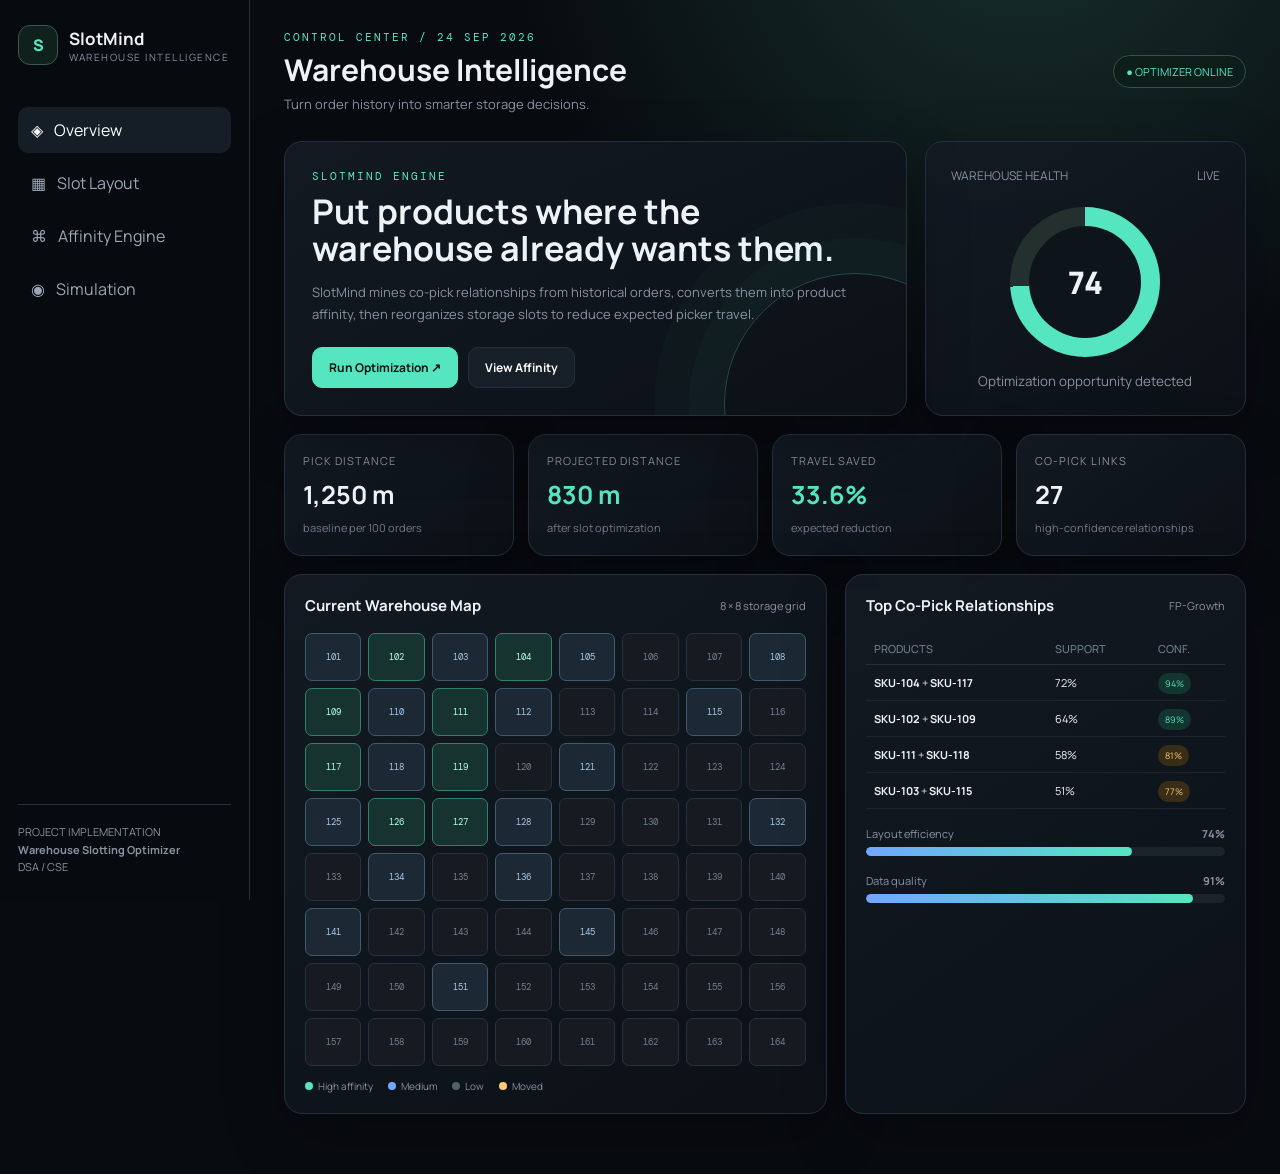
<file: index.html>
<!DOCTYPE html>
<html lang="en">
<head>
<meta charset="UTF-8">
<meta name="viewport" content="width=device-width, initial-scale=1.0">
<title>SlotMind — Warehouse Slotting Optimizer</title>
<style>
@import url('https://fonts.googleapis.com/css2?family=DM+Mono:wght@400;500&family=Manrope:wght@400;500;600;700;800&display=swap');
:root{
  --bg:#080b10; --panel:#10151d; --panel2:#141b24; --line:#26303d;
  --text:#eef3f8; --muted:#8793a3; --cyan:#55e6c1; --blue:#70a7ff;
  --amber:#ffcb70; --red:#ff7272; --shadow:0 20px 60px rgba(0,0,0,.28);
}
*{box-sizing:border-box} body{margin:0;background:radial-gradient(circle at 80% -10%,#17302c 0,transparent 32%),var(--bg);color:var(--text);font-family:Manrope,Arial,sans-serif}
button,input,select{font:inherit}.app{display:flex;min-height:100vh}
.sidebar{width:250px;border-right:1px solid var(--line);padding:25px 18px;position:fixed;height:100vh;background:rgba(8,11,16,.92);backdrop-filter:blur(18px);z-index:5}
.brand{display:flex;gap:11px;align-items:center;margin-bottom:42px}.logo{width:40px;height:40px;border:1px solid #36584f;border-radius:12px;display:grid;place-items:center;background:#10211d;font-weight:800;color:var(--cyan)}
.brand b{font-size:17px}.brand small{display:block;color:var(--muted);font-size:10px;letter-spacing:1.5px}
.nav{display:grid;gap:7px}.nav button{border:0;background:transparent;color:#9ba7b7;text-align:left;padding:12px 13px;border-radius:10px;cursor:pointer;display:flex;gap:11px;align-items:center}.nav button.active,.nav button:hover{background:#151e27;color:#fff}.nav i{font-style:normal;width:20px}
.side-bottom{position:absolute;bottom:24px;left:18px;right:18px;border-top:1px solid var(--line);padding-top:18px;color:var(--muted);font-size:11px;line-height:1.6}
main{margin-left:250px;width:calc(100% - 250px);padding:30px 34px 60px}
.top{display:flex;justify-content:space-between;align-items:center;margin-bottom:28px}.eyebrow{font-family:"DM Mono";font-size:11px;color:var(--cyan);letter-spacing:2px}.top h1{font-size:30px;margin:5px 0}.top p{margin:0;color:var(--muted);font-size:13px}.status{border:1px solid #315448;background:#0d1d19;color:var(--cyan);padding:8px 12px;border-radius:30px;font-size:11px}
.hero{display:grid;grid-template-columns:1.55fr .8fr;gap:18px;margin-bottom:18px}
.card{background:linear-gradient(145deg,rgba(19,26,35,.94),rgba(12,17,23,.94));border:1px solid var(--line);border-radius:18px;box-shadow:var(--shadow)}
.hero-card{padding:27px;min-height:260px;position:relative;overflow:hidden}.hero-card:after{content:"";position:absolute;width:260px;height:260px;border-radius:50%;right:-80px;bottom:-120px;border:1px solid #254a43;box-shadow:0 0 0 35px rgba(85,230,193,.025),0 0 0 70px rgba(85,230,193,.018)}
.hero-card h2{font-size:34px;line-height:1.1;margin:10px 0 13px;max-width:600px}.hero-card p{color:var(--muted);max-width:620px;line-height:1.7;font-size:13px}.actions{display:flex;gap:10px;margin-top:22px}.btn{border:1px solid var(--line);background:#171f28;color:#fff;border-radius:10px;padding:11px 16px;cursor:pointer;font-weight:700;font-size:12px}.btn.primary{background:var(--cyan);color:#06110e;border-color:var(--cyan)}.btn:hover{transform:translateY(-1px)}
.score{padding:25px;display:flex;flex-direction:column;justify-content:space-between}.score-head{display:flex;justify-content:space-between;color:var(--muted);font-size:12px}.ring{width:150px;height:150px;border-radius:50%;margin:8px auto 0;background:conic-gradient(var(--cyan) 0 74%,#24302d 74% 100%);display:grid;place-items:center}.ring:before{content:"";width:112px;height:112px;border-radius:50%;background:#0e141b;position:absolute}.ring span{position:relative;font-size:31px;font-weight:800}.score small{color:var(--muted);text-align:center}
.metrics{display:grid;grid-template-columns:repeat(4,1fr);gap:14px;margin-bottom:18px}.metric{padding:18px}.metric .label{font-size:11px;color:var(--muted);text-transform:uppercase;letter-spacing:1px}.metric strong{font-size:25px;display:block;margin:9px 0 3px}.good{color:var(--cyan)}.warn{color:var(--amber)}.metric small{color:#6f7b89;font-size:11px}
.grid{display:grid;grid-template-columns:1.15fr .85fr;gap:18px}.panel{padding:20px}.panel-head{display:flex;justify-content:space-between;align-items:center;margin-bottom:17px}.panel-head h3{margin:0;font-size:15px}.panel-head span{font-size:11px;color:var(--muted)}
.warehouse{display:grid;grid-template-columns:repeat(8,1fr);gap:7px}.slot{height:48px;border:1px solid #27323f;border-radius:7px;background:#111821;display:flex;align-items:center;justify-content:center;font-family:"DM Mono";font-size:9px;color:#718092;cursor:pointer;transition:.2s}.slot:hover{border-color:var(--cyan);transform:scale(1.03)}.slot.hot{background:#17332f;border-color:#2f806e;color:#b7fff0}.slot.mid{background:#1c2934;border-color:#405a70;color:#a9c8e8}.slot.cold{background:#171b21}.slot.changed{box-shadow:0 0 0 2px var(--amber) inset}.legend{display:flex;gap:15px;margin-top:13px;color:var(--muted);font-size:10px}.dot{width:8px;height:8px;border-radius:50%;display:inline-block;margin-right:5px}.table{width:100%;border-collapse:collapse;font-size:11px}.table th{color:#6f7c8c;text-align:left;font-weight:500;padding:8px;border-bottom:1px solid var(--line)}.table td{padding:10px 8px;border-bottom:1px solid #1d2630}.pill{padding:4px 7px;border-radius:20px;font-size:9px}.pill.green{background:#12352e;color:var(--cyan)}.pill.amber{background:#392d18;color:var(--amber)}
.bar-wrap{margin:17px 0}.bar-title{display:flex;justify-content:space-between;font-size:11px;color:var(--muted);margin-bottom:6px}.bar{height:9px;border-radius:10px;background:#1b232c;overflow:hidden}.bar i{display:block;height:100%;border-radius:10px;background:linear-gradient(90deg,var(--blue),var(--cyan))}
.activity{display:grid;gap:12px}.event{display:flex;gap:10px;align-items:flex-start}.event .ico{width:29px;height:29px;border-radius:8px;background:#18212b;display:grid;place-items:center;font-size:12px}.event b{font-size:11px}.event small{display:block;color:var(--muted);margin-top:3px}
.full{margin-top:18px}.simulator{display:grid;grid-template-columns:1fr 1fr 1fr;gap:12px}.sim{background:#0d131a;border:1px solid #202a35;border-radius:12px;padding:15px}.sim label{font-size:10px;color:var(--muted);display:block;margin-bottom:7px}.sim select,.sim input{width:100%;background:#151d26;border:1px solid #2a3542;color:#fff;border-radius:8px;padding:9px;font-size:11px}.result{margin-top:15px;padding:15px;border-radius:12px;background:#10231f;border:1px solid #255347;display:none}.result strong{color:var(--cyan)}
.toast{position:fixed;right:24px;bottom:24px;background:#eafcf7;color:#07120f;padding:13px 17px;border-radius:10px;font-size:12px;font-weight:700;transform:translateY(100px);opacity:0;transition:.3s;z-index:20}.toast.show{transform:none;opacity:1}
.page{display:none}.page.active{display:block}
@media(max-width:900px){.sidebar{width:70px}.brand div:not(.logo),.brand small,.nav span,.side-bottom{display:none}.brand{justify-content:center}.nav button{justify-content:center}.sidebar{padding:20px 10px}main{margin-left:70px;width:calc(100% - 70px);padding:20px}.hero,.grid{grid-template-columns:1fr}.metrics{grid-template-columns:1fr 1fr}.simulator{grid-template-columns:1fr}}
</style>
</head>
<body>
<div class="app">
<aside class="sidebar">
  <div class="brand"><div class="logo">S</div><div><b>SlotMind</b><small>WAREHOUSE INTELLIGENCE</small></div></div>
  <div class="nav">
    <button class="active" onclick="showPage('overview',this)">◈ <span>Overview</span></button>
    <button onclick="showPage('layout',this)">▦ <span>Slot Layout</span></button>
    <button onclick="showPage('affinity',this)">⌘ <span>Affinity Engine</span></button>
    <button onclick="showPage('simulation',this)">◉ <span>Simulation</span></button>
  </div>
  <div class="side-bottom">PROJECT IMPLEMENTATION<br><b>Warehouse Slotting Optimizer</b><br>DSA / CSE</div>
</aside>

<main>
<section id="overview" class="page active">
  <div class="top"><div><div class="eyebrow">CONTROL CENTER / 24 SEP 2026</div><h1>Warehouse Intelligence</h1><p>Turn order history into smarter storage decisions.</p></div><div class="status">● OPTIMIZER ONLINE</div></div>
  <div class="hero">
    <div class="card hero-card">
      <div class="eyebrow">SLOTMIND ENGINE</div>
      <h2>Put products where the warehouse already wants them.</h2>
      <p>SlotMind mines co-pick relationships from historical orders, converts them into product affinity, then reorganizes storage slots to reduce expected picker travel.</p>
      <div class="actions"><button class="btn primary" onclick="optimize()">Run Optimization ↗</button><button class="btn" onclick="showPage('affinity',document.querySelectorAll('.nav button')[2])">View Affinity</button></div>
    </div>
    <div class="card score"><div class="score-head"><span>WAREHOUSE HEALTH</span><span>LIVE</span></div><div class="ring"><span>74</span></div><small>Optimization opportunity detected</small></div>
  </div>
  <div class="metrics">
    <div class="card metric"><div class="label">Pick Distance</div><strong id="distance">1,250 m</strong><small>baseline per 100 orders</small></div>
    <div class="card metric"><div class="label">Projected Distance</div><strong id="projected" class="good">830 m</strong><small>after slot optimization</small></div>
    <div class="card metric"><div class="label">Travel Saved</div><strong id="saved" class="good">33.6%</strong><small>expected reduction</small></div>
    <div class="card metric"><div class="label">Co-Pick Links</div><strong>27</strong><small>high-confidence relationships</small></div>
  </div>
  <div class="grid">
    <div class="card panel"><div class="panel-head"><h3>Current Warehouse Map</h3><span>8 × 8 storage grid</span></div><div class="warehouse" id="warehouse"></div><div class="legend"><span><i class="dot" style="background:#55e6c1"></i>High affinity</span><span><i class="dot" style="background:#70a7ff"></i>Medium</span><span><i class="dot" style="background:#52606e"></i>Low</span><span><i class="dot" style="background:#ffcb70"></i>Moved</span></div></div>
    <div class="card panel"><div class="panel-head"><h3>Top Co-Pick Relationships</h3><span>FP-Growth</span></div><table class="table"><thead><tr><th>PRODUCTS</th><th>SUPPORT</th><th>CONF.</th></tr></thead><tbody>
      <tr><td><b>SKU-104</b> + <b>SKU-117</b></td><td>72%</td><td><span class="pill green">94%</span></td></tr>
      <tr><td><b>SKU-102</b> + <b>SKU-109</b></td><td>64%</td><td><span class="pill green">89%</span></td></tr>
      <tr><td><b>SKU-111</b> + <b>SKU-118</b></td><td>58%</td><td><span class="pill amber">81%</span></td></tr>
      <tr><td><b>SKU-103</b> + <b>SKU-115</b></td><td>51%</td><td><span class="pill amber">77%</span></td></tr>
    </tbody></table>
      <div class="bar-wrap"><div class="bar-title"><span>Layout efficiency</span><b>74%</b></div><div class="bar"><i style="width:74%"></i></div></div>
      <div class="bar-wrap"><div class="bar-title"><span>Data quality</span><b>91%</b></div><div class="bar"><i style="width:91%"></i></div></div>
    </div>
  </div>
</section>

<section id="layout" class="page">
  <div class="top"><div><div class="eyebrow">SPATIAL MODEL</div><h1>Slot Layout</h1><p>Explore product placement and see where optimization changes the warehouse.</p></div></div>
  <div class="card panel"><div class="panel-head"><h3>Interactive Storage Grid</h3><span>Click a slot</span></div><div class="warehouse" id="warehouse2"></div><div id="slotInfo" style="margin-top:15px;color:#8793a3;font-size:12px">Select a slot to inspect its SKU, demand and affinity.</div></div>
</section>

<section id="affinity" class="page">
  <div class="top"><div><div class="eyebrow">RELATIONSHIP ENGINE</div><h1>Affinity Matrix</h1><p>Products frequently picked together should live close together.</p></div></div>
  <div class="card panel">
    <div class="panel-head"><h3>Co-Pick Affinity Heatmap</h3><span>0 = unrelated · 1 = strong relationship</span></div>
    <div id="matrix"></div>
  </div>
  <div class="card panel full"><div class="panel-head"><h3>How the engine works</h3><span>Implementation pipeline</span></div>
    <div class="simulator">
      <div class="sim"><label>01 · DATA COLLECTION</label><b>Orders + SKU data</b><p style="color:#8793a3;font-size:11px">Historical transactions become item baskets.</p></div>
      <div class="sim"><label>02 · CO-PICK MINING</label><b>FP-Growth / Apriori</b><p style="color:#8793a3;font-size:11px">Frequent itemsets reveal product relationships.</p></div>
      <div class="sim"><label>03 · OPTIMIZATION</label><b>Slot assignment</b><p style="color:#8793a3;font-size:11px">High-affinity products are moved toward nearby slots.</p></div>
    </div>
  </div>
</section>

<section id="simulation" class="page">
  <div class="top"><div><div class="eyebrow">WHAT-IF LAB</div><h1>Optimization Simulator</h1><p>Change the warehouse conditions and preview the impact.</p></div></div>
  <div class="card panel">
    <div class="simulator">
      <div class="sim"><label>ORDER VOLUME</label><input id="orders" type="range" min="50" max="500" value="100" oninput="document.getElementById('orderVal').textContent=this.value"><b><span id="orderVal">100</span> orders</b></div>
      <div class="sim"><label>OPTIMIZATION STRENGTH</label><select id="strength"><option value=".18">Conservative</option><option value=".28" selected>Balanced</option><option value=".36">Aggressive</option></select></div>
      <div class="sim"><label>RUN MODEL</label><button class="btn primary" style="width:100%" onclick="simulate()">Calculate Impact</button></div>
    </div>
    <div class="result" id="result"></div>
  </div>
  <div class="card panel full"><div class="panel-head"><h3>Optimization Events</h3><span>Latest run</span></div><div class="activity">
    <div class="event"><div class="ico">↗</div><div><b>SKU-104 moved from A07 → A02</b><small>Reason: strong affinity with SKU-117 · expected travel −38 m</small></div></div>
    <div class="event"><div class="ico">↗</div><div><b>SKU-102 moved from G02 → F03</b><small>Reason: strong affinity with SKU-109 · expected travel −31 m</small></div></div>
    <div class="event"><div class="ico">✓</div><div><b>Optimization completed</b><small>64 candidate slots evaluated · 27 affinity links considered</small></div></div>
  </div></div>
</section>
</main>
</div>
<div class="toast" id="toast">Optimization complete — layout updated.</div>
<script>
const skus=["SKU-101","SKU-102","SKU-103","SKU-104","SKU-105","SKU-106","SKU-107","SKU-108","SKU-109","SKU-110","SKU-111","SKU-112","SKU-113","SKU-114","SKU-115","SKU-116","SKU-117","SKU-118","SKU-119","SKU-120","SKU-121","SKU-122","SKU-123","SKU-124","SKU-125","SKU-126","SKU-127","SKU-128","SKU-129","SKU-130","SKU-131","SKU-132","SKU-133","SKU-134","SKU-135","SKU-136","SKU-137","SKU-138","SKU-139","SKU-140","SKU-141","SKU-142","SKU-143","SKU-144","SKU-145","SKU-146","SKU-147","SKU-148","SKU-149","SKU-150","SKU-151","SKU-152","SKU-153","SKU-154","SKU-155","SKU-156","SKU-157","SKU-158","SKU-159","SKU-160","SKU-161","SKU-162","SKU-163","SKU-164"];
const hot=[1,3,8,10,16,18,25,26], mid=[0,2,4,7,9,11,14,17,20,24,27,31,33,35,40,44,50];
function buildWarehouse(id){
 const el=document.getElementById(id); el.innerHTML="";
 skus.forEach((s,i)=>{let d=document.createElement("div");d.className="slot "+(hot.includes(i)?"hot":mid.includes(i)?"mid":"cold");d.textContent=s.slice(4);d.title=s;d.onclick=()=>{let r=Math.floor(i/8)+1,c=(i%8)+1;document.getElementById("slotInfo").innerHTML=`<b style="color:#fff">${s}</b> · Slot ${String.fromCharCode(64+r)}${String(c).padStart(2,"0")} · Demand ${42+i*3} units · Affinity score ${hot.includes(i)?(0.78+i%4*.04).toFixed(2):(0.31+i%5*.06).toFixed(2)}`};el.appendChild(d)})
}
function matrix(){
 let el=document.getElementById("matrix"), names=["101","102","103","104","105","106","107","108"];
 let vals=[[1,.2,.4,.88,.1,.2,.1,.3],[.2,1,.76,.2,.25,.1,.91,.2],[.4,.76,1,.2,.2,.3,.1,.68],[.88,.2,.2,1,.12,.1,.2,.18],[.1,.25,.2,.12,1,.72,.25,.2],[.2,.1,.3,.1,.72,1,.3,.22],[.1,.91,.1,.2,.25,.3,1,.16],[.3,.2,.68,.18,.2,.22,.16,1]];
 let t='<div style="display:grid;grid-template-columns:50px repeat(8,1fr);gap:5px;max-width:700px">';t+='<div></div>'+names.map(x=>`<div style="font:10px DM Mono;color:#718092;text-align:center;padding:7px">${x}</div>`).join("");
 vals.forEach((row,i)=>{t+=`<div style="font:10px DM Mono;color:#718092;padding:9px">${names[i]}</div>`+row.map(v=>`<div title="${v.toFixed(2)}" style="height:42px;border-radius:6px;display:grid;place-items:center;font-size:10px;background:rgba(85,230,193,${.07+v*.75});border:1px solid rgba(85,230,193,${.1+v*.5});color:#d8fff6">${v.toFixed(2)}</div>`).join("")});el.innerHTML=t+'</div>'
}
function showPage(id,btn){document.querySelectorAll(".page").forEach(x=>x.classList.remove("active"));document.getElementById(id).classList.add("active");document.querySelectorAll(".nav button").forEach(x=>x.classList.remove("active"));btn.classList.add("active")}
function optimize(){document.getElementById("projected").textContent="790 m";document.getElementById("saved").textContent="36.8%";document.querySelectorAll(".slot").forEach((x,i)=>{if([1,8,16,25].includes(i))x.classList.add("changed")});let t=document.getElementById("toast");t.classList.add("show");setTimeout(()=>t.classList.remove("show"),2500)}
function simulate(){let o=+document.getElementById("orders").value,s=+document.getElementById("strength").value,base=Math.round(12.5*o),after=Math.round(base*(1-s)),save=Math.round((1-after/base)*1000)/10;let r=document.getElementById("result");r.style.display="block";r.innerHTML=`For <b>${o} orders</b>, the model estimates <b>${base} m</b> baseline travel and <b>${after} m</b> optimized travel — saving <strong>${save}%</strong> expected picker movement.`}
buildWarehouse("warehouse");buildWarehouse("warehouse2");matrix();
</script>
</body>
</html>
</file>
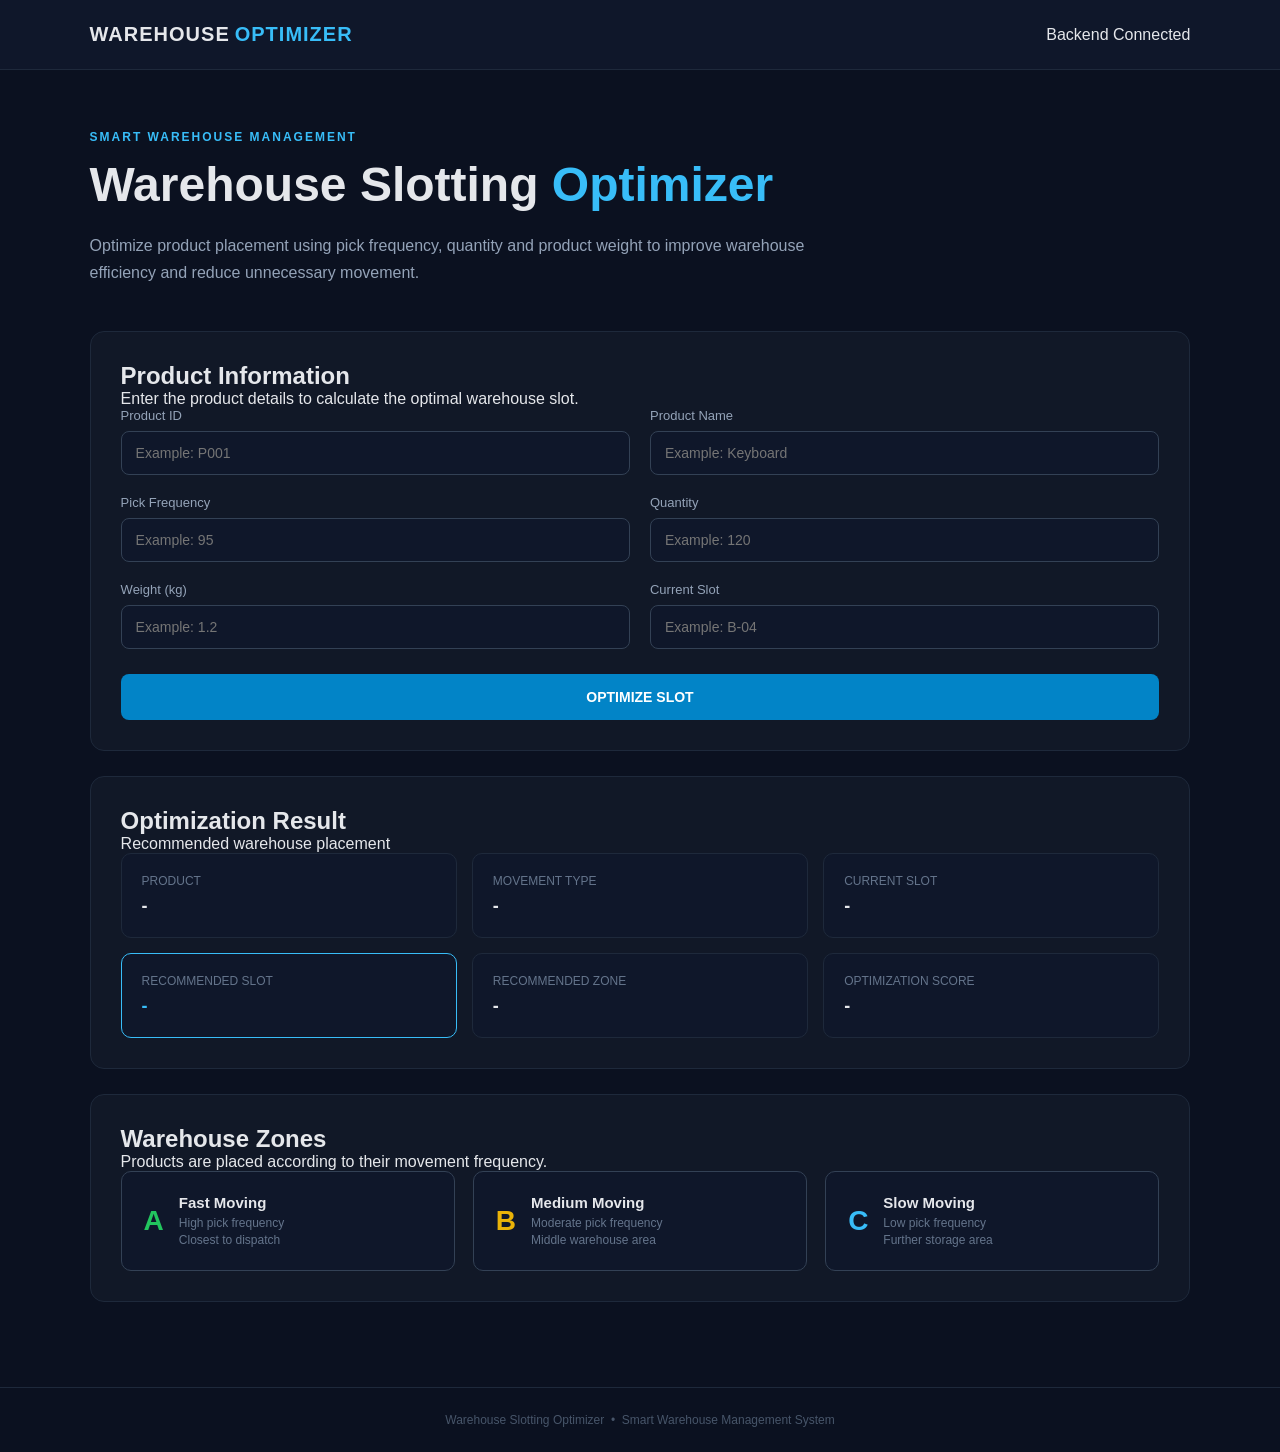
<file: CODE/frontend/index.html>
<!DOCTYPE html>
<html lang="en">
<head>
    <meta charset="UTF-8">

    <meta name="viewport" content="width=device-width, initial-scale=1.0">

    <title>Warehouse Slotting Optimizer</title>

    <link rel="stylesheet" href="style.css">
</head>

<body>

    <!-- ================= HEADER ================= -->

    <header class="header">

        <div class="logo">
            WAREHOUSE<span>OPTIMIZER</span>
        </div>

        <div class="connection-status">
            <span class="status-dot"></span>
            Backend Connected
        </div>

    </header>


    <!-- ================= MAIN ================= -->

    <main class="container">


        <!-- ================= HERO ================= -->

        <section class="hero">

            <p class="tag">
                SMART WAREHOUSE MANAGEMENT
            </p>

            <h1>
                Warehouse Slotting
                <span>Optimizer</span>
            </h1>

            <p class="description">
                Optimize product placement using pick frequency,
                quantity and product weight to improve warehouse
                efficiency and reduce unnecessary movement.
            </p>

        </section>


        <!-- ================= PRODUCT INPUT ================= -->

        <section class="card">

            <div class="section-heading">

                <h2>
                    Product Information
                </h2>

                <p>
                    Enter the product details to calculate the optimal warehouse slot.
                </p>

            </div>


            <div class="form-grid">


                <!-- PRODUCT ID -->

                <div class="input-group">

                    <label for="productId">
                        Product ID
                    </label>

                    <input
                        type="text"
                        id="productId"
                        placeholder="Example: P001"
                    >

                </div>


                <!-- PRODUCT NAME -->

                <div class="input-group">

                    <label for="productName">
                        Product Name
                    </label>

                    <input
                        type="text"
                        id="productName"
                        placeholder="Example: Keyboard"
                    >

                </div>


                <!-- PICK FREQUENCY -->

                <div class="input-group">

                    <label for="pickFrequency">
                        Pick Frequency
                    </label>

                    <input
                        type="number"
                        id="pickFrequency"
                        placeholder="Example: 95"
                        min="0"
                        max="100"
                    >

                </div>


                <!-- QUANTITY -->

                <div class="input-group">

                    <label for="quantity">
                        Quantity
                    </label>

                    <input
                        type="number"
                        id="quantity"
                        placeholder="Example: 120"
                        min="0"
                    >

                </div>


                <!-- WEIGHT -->

                <div class="input-group">

                    <label for="weight">
                        Weight (kg)
                    </label>

                    <input
                        type="number"
                        id="weight"
                        placeholder="Example: 1.2"
                        min="0"
                        step="0.1"
                    >

                </div>


                <!-- CURRENT SLOT -->

                <div class="input-group">

                    <label for="currentSlot">
                        Current Slot
                    </label>

                    <input
                        type="text"
                        id="currentSlot"
                        placeholder="Example: B-04"
                    >

                </div>

            </div>


            <!-- OPTIMIZE BUTTON -->

            <button
                type="button"
                class="optimize-btn"
                onclick="optimizeProduct()"
            >

                OPTIMIZE SLOT

            </button>

        </section>



        <!-- ================= RESULT ================= -->

        <section
            class="card result-card"
            id="resultSection"
        >

            <div class="section-heading">

                <h2>
                    Optimization Result
                </h2>

                <p>
                    Recommended warehouse placement
                </p>

            </div>


            <div class="result-grid">


                <!-- PRODUCT -->

                <div class="result-box">

                    <span>
                        PRODUCT
                    </span>

                    <strong id="resultProduct">
                        -
                    </strong>

                </div>


                <!-- MOVEMENT -->

                <div class="result-box">

                    <span>
                        MOVEMENT TYPE
                    </span>

                    <strong id="resultMovement">
                        -
                    </strong>

                </div>


                <!-- CURRENT SLOT -->

                <div class="result-box">

                    <span>
                        CURRENT SLOT
                    </span>

                    <strong id="resultCurrentSlot">
                        -
                    </strong>

                </div>


                <!-- RECOMMENDED SLOT -->

                <div class="result-box recommended">

                    <span>
                        RECOMMENDED SLOT
                    </span>

                    <strong id="resultSlot">
                        -
                    </strong>

                </div>


                <!-- ZONE -->

                <div class="result-box">

                    <span>
                        RECOMMENDED ZONE
                    </span>

                    <strong id="resultZone">
                        -
                    </strong>

                </div>


                <!-- SCORE -->

                <div class="result-box">

                    <span>
                        OPTIMIZATION SCORE
                    </span>

                    <strong id="resultScore">
                        -
                    </strong>

                </div>

            </div>

        </section>



        <!-- ================= WAREHOUSE ZONES ================= -->

        <section class="card">

            <div class="section-heading">

                <h2>
                    Warehouse Zones
                </h2>

                <p>
                    Products are placed according to their movement frequency.
                </p>

            </div>


            <div class="zones">


                <!-- ZONE A -->

                <div class="zone zone-a">

                    <div class="zone-letter">
                        A
                    </div>

                    <div>

                        <h3>
                            Fast Moving
                        </h3>

                        <p>
                            High pick frequency
                        </p>

                        <small>
                            Closest to dispatch
                        </small>

                    </div>

                </div>


                <!-- ZONE B -->

                <div class="zone zone-b">

                    <div class="zone-letter">
                        B
                    </div>

                    <div>

                        <h3>
                            Medium Moving
                        </h3>

                        <p>
                            Moderate pick frequency
                        </p>

                        <small>
                            Middle warehouse area
                        </small>

                    </div>

                </div>


                <!-- ZONE C -->

                <div class="zone zone-c">

                    <div class="zone-letter">
                        C
                    </div>

                    <div>

                        <h3>
                            Slow Moving
                        </h3>

                        <p>
                            Low pick frequency
                        </p>

                        <small>
                            Further storage area
                        </small>

                    </div>

                </div>

            </div>

        </section>

    </main>



    <!-- ================= FOOTER ================= -->

    <footer>

        <p>
            Warehouse Slotting Optimizer
            &nbsp;•&nbsp;
            Smart Warehouse Management System
        </p>

    </footer>



    <!-- ================= JAVASCRIPT ================= -->

    <script src="script.js"></script>

</body>
</html>
</file>
<file: CODE/frontend/style.css>
* {
    margin: 0;
    padding: 0;
    box-sizing: border-box;
}

body {
    font-family: Arial, Helvetica, sans-serif;
    background: #0b1120;
    color: #e5e7eb;
    min-height: 100vh;
}

header {
    height: 70px;
    padding: 0 7%;
    display: flex;
    align-items: center;
    justify-content: space-between;
    border-bottom: 1px solid #1e293b;
    background: #0f172a;
}

.logo {
    font-size: 20px;
    font-weight: 800;
    letter-spacing: 1px;
}

.logo span {
    color: #38bdf8;
    margin-left: 5px;
}

.status {
    font-size: 13px;
    color: #94a3b8;
    display: flex;
    align-items: center;
    gap: 8px;
}

.status-dot {
    width: 9px;
    height: 9px;
    background: #22c55e;
    border-radius: 50%;
}

main {
    width: 86%;
    max-width: 1200px;
    margin: auto;
    padding: 60px 0;
}

.hero {
    margin-bottom: 45px;
}

.tag {
    color: #38bdf8;
    font-size: 12px;
    font-weight: bold;
    letter-spacing: 2px;
    margin-bottom: 15px;
}

.hero h1 {
    font-size: 48px;
    line-height: 1.1;
    margin-bottom: 20px;
}

.hero h1 span {
    color: #38bdf8;
}

.description {
    max-width: 720px;
    color: #94a3b8;
    font-size: 16px;
    line-height: 1.7;
}

.card {
    background: #111827;
    border: 1px solid #1e293b;
    border-radius: 14px;
    padding: 30px;
    margin-bottom: 25px;
}

.section-title {
    margin-bottom: 25px;
}

.section-title h2 {
    font-size: 22px;
    margin-bottom: 6px;
}

.section-title p {
    color: #64748b;
    font-size: 14px;
}

.form-grid {
    display: grid;
    grid-template-columns: repeat(2, 1fr);
    gap: 20px;
}

.input-group {
    display: flex;
    flex-direction: column;
    gap: 8px;
}

.input-group label {
    font-size: 13px;
    color: #94a3b8;
}

.input-group input {
    padding: 13px 14px;
    border-radius: 8px;
    border: 1px solid #334155;
    background: #0f172a;
    color: white;
    outline: none;
    font-size: 14px;
}

.input-group input:focus {
    border-color: #38bdf8;
}

.optimize-btn {
    margin-top: 25px;
    width: 100%;
    padding: 15px;
    border: none;
    border-radius: 8px;
    background: #0284c7;
    color: white;
    font-weight: bold;
    font-size: 14px;
    cursor: pointer;
}

.optimize-btn:hover {
    background: #0369a1;
}

.result-card {
    display: block;
}

.result-grid {
    display: grid;
    grid-template-columns: repeat(3, 1fr);
    gap: 15px;
}

.result-box {
    background: #0f172a;
    border: 1px solid #1e293b;
    border-radius: 10px;
    padding: 20px;
}

.result-box span {
    display: block;
    color: #64748b;
    font-size: 12px;
    margin-bottom: 8px;
}

.result-box strong {
    font-size: 18px;
}

.result-box.recommended {
    border-color: #38bdf8;
}

.result-box.recommended strong {
    color: #38bdf8;
}

.zones {
    display: grid;
    grid-template-columns: repeat(3, 1fr);
    gap: 18px;
}

.zone {
    padding: 22px;
    border-radius: 10px;
    display: flex;
    gap: 15px;
    align-items: center;
    border: 1px solid #334155;
    background: #0f172a;
}

.zone-letter {
    font-size: 28px;
    font-weight: bold;
}

.zone h3 {
    font-size: 15px;
    margin-bottom: 5px;
}

.zone p,
.zone small {
    color: #64748b;
    font-size: 12px;
}

.zone-a .zone-letter {
    color: #22c55e;
}

.zone-b .zone-letter {
    color: #eab308;
}

.zone-c .zone-letter {
    color: #38bdf8;
}

footer {
    text-align: center;
    padding: 25px;
    border-top: 1px solid #1e293b;
    color: #475569;
    font-size: 12px;
}

@media (max-width: 800px) {

    .form-grid,
    .result-grid,
    .zones {
        grid-template-columns: 1fr;
    }

    .hero h1 {
        font-size: 36px;
    }
}
</file>
